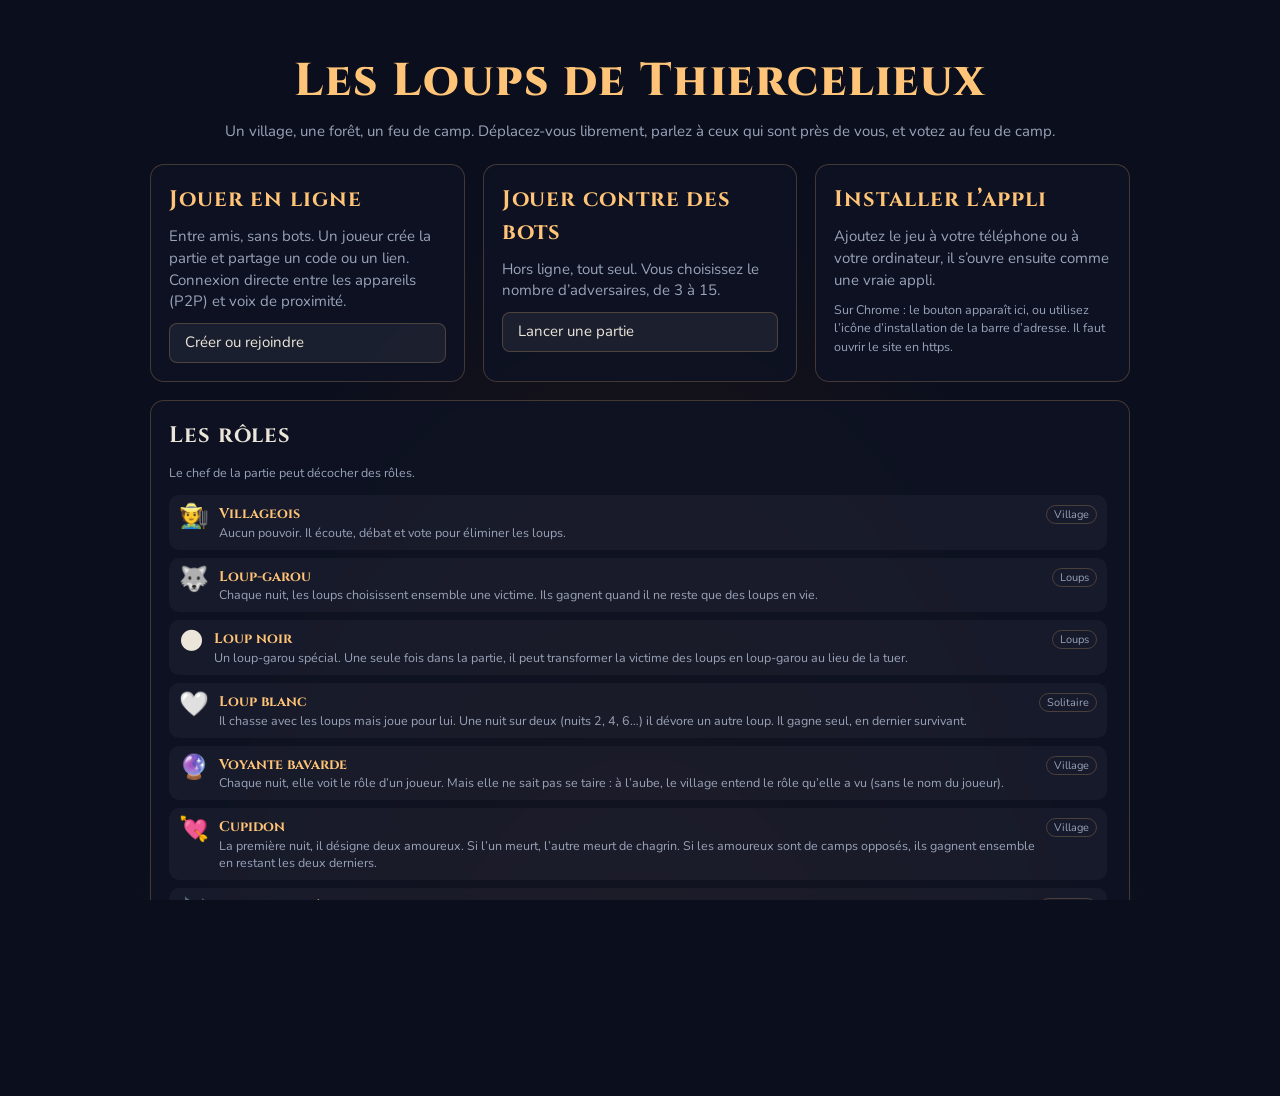
<file: index.html>
<!doctype html>
<html lang="fr"><head><meta charset="utf-8">
<meta name="viewport" content="width=device-width,initial-scale=1,viewport-fit=cover">
<title>Les Loups de Thiercelieux</title>
<meta name="theme-color" content="#0b0f1d">
<link rel="manifest" href="manifest.webmanifest">
<link rel="icon" href="icons/icon-192.png">
<link rel="apple-touch-icon" href="icons/icon-192.png">
<meta name="apple-mobile-web-app-capable" content="yes">
<meta name="mobile-web-app-capable" content="yes">
<link rel="stylesheet" href="https://fonts.googleapis.com/css2?family=Cinzel:wght@600;800&family=Nunito:wght@400;600;700&display=swap">
<link rel="stylesheet" href="style.css">
</head><body style="overflow:auto">
<div id="lobby" style="position:static;min-height:100%"><div class="hero" style="max-width:980px;margin:0 auto 18px;padding-top:24px"><h1>Les Loups de Thiercelieux</h1><p>Un village, une forêt, un feu de camp. Déplacez-vous librement, parlez à ceux qui sont près de vous, et votez au feu de camp.</p></div>
<div class="menu">
 <div class="card"><h2>Jouer en ligne</h2><p>Entre amis, sans bots. Un joueur crée la partie et partage un code ou un lien. Connexion directe entre les appareils (P2P) et voix de proximité.</p><a class="btn main" href="online.html">Créer ou rejoindre</a></div>
 <div class="card"><h2>Jouer contre des bots</h2><p>Hors ligne, tout seul. Vous choisissez le nombre d’adversaires, de 3 à 15.</p><a class="btn main" href="bots.html">Lancer une partie</a></div>
 <div class="card"><h2>Installer l’appli</h2><p>Ajoutez le jeu à votre téléphone ou à votre ordinateur, il s’ouvre ensuite comme une vraie appli.</p><button class="main" id="binstall" hidden>Installer l’appli</button><p class="hint" id="ihint"></p></div>
</div>
<div style="max-width:980px;margin:18px auto 0"><div class="card"><h2>Les rôles</h2><p class="hint" id="rolehint">Le chef de la partie peut décocher des rôles.</p><div class="roles" id="roles"></div></div></div></div>
<script src="roles.js"></script>
<script>
if('serviceWorker' in navigator&&location.protocol.startsWith('http'))navigator.serviceWorker.register('sw.js').catch(()=>{});
let dip=null;const bi=document.getElementById('binstall'),ih=document.getElementById('ihint');
addEventListener('beforeinstallprompt',e=>{e.preventDefault();dip=e;bi.hidden=false;ih.textContent='';});
bi.onclick=async()=>{if(!dip)return;dip.prompt();await dip.userChoice;dip=null;bi.hidden=true;};
addEventListener('appinstalled',()=>{bi.hidden=true;ih.textContent='Appli installée.';});
const ios=/iphone|ipad|ipod/i.test(navigator.userAgent),std=matchMedia('(display-mode: standalone)').matches;
ih.textContent=std?'Vous utilisez déjà l’appli installée.':ios?'Sur iPhone et iPad : touchez Partager, puis « Sur l’écran d’accueil ».':'Sur Chrome : le bouton apparaît ici, ou utilisez l’icône d’installation de la barre d’adresse. Il faut ouvrir le site en https.';
</script></body></html>
</file>
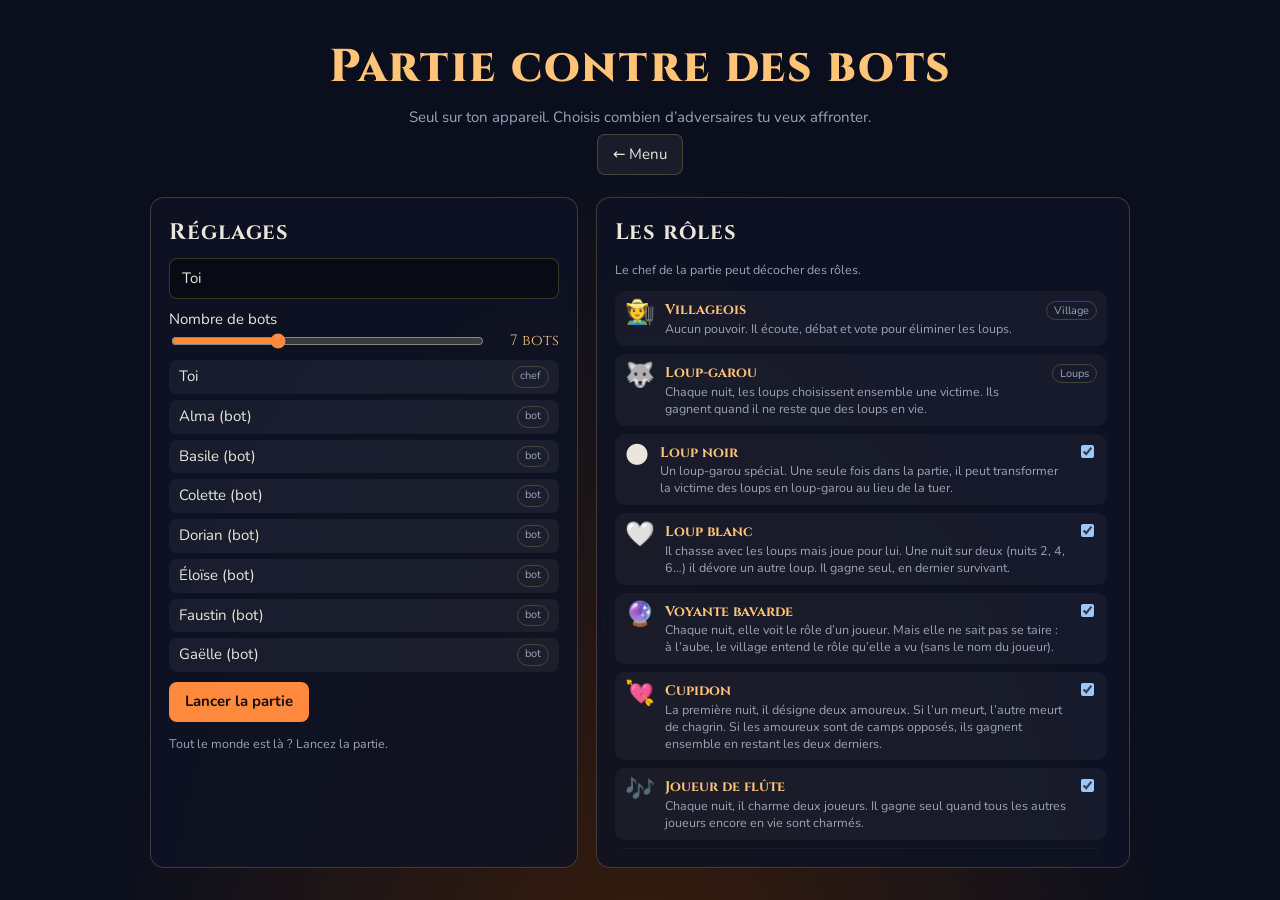
<file: bots.html>
<!doctype html>
<html lang="fr"><head><meta charset="utf-8">
<meta name="viewport" content="width=device-width,initial-scale=1,viewport-fit=cover">
<title>Parties contre des bots</title>
<meta name="theme-color" content="#0b0f1d">
<link rel="manifest" href="manifest.webmanifest">
<link rel="icon" href="icons/icon-192.png">
<link rel="apple-touch-icon" href="icons/icon-192.png">
<meta name="apple-mobile-web-app-capable" content="yes">
<meta name="mobile-web-app-capable" content="yes">
<link rel="stylesheet" href="https://fonts.googleapis.com/css2?family=Cinzel:wght@600;800&family=Nunito:wght@400;600;700&display=swap">
<link rel="stylesheet" href="style.css">
</head><body>
<div id="lobby"><div class="wrap">
 <div class="hero"><h1>Partie contre des bots</h1><p>Seul sur ton appareil. Choisis combien d’adversaires tu veux affronter.</p><p><a class="btn" href="index.html">← Menu</a></p></div>
 <div class="card" id="join">
  <h2>Réglages</h2>
  <div class="row"><input id="name" type="text" maxlength="14" placeholder="Votre prénom" aria-label="Prénom" value="Toi"></div>
  <label for="nbots">Nombre de bots</label>
  <div class="range"><input id="nbots" type="range" min="3" max="15" value="7"><span id="nlabel">7 bots</span></div>
  <div id="jstat" class="hint"></div>
  <div id="room">
   <ul id="plist"></ul>
   <div class="row"><button class="main" id="bstart">Lancer la partie</button></div>
   <p class="hint" id="hostnote"></p>
  </div>
 </div>
 <div class="card"><h2>Les rôles</h2><p class="hint" id="rolehint">Le chef de la partie peut décocher des rôles.</p><div class="roles" id="roles"></div></div>
</div></div>
<canvas id="c"></canvas>
<div id="hud" hidden>
 <div id="top"><div id="phase"></div><div id="timer"></div></div>
 <div id="left"><div id="log"></div></div>
 <div id="right"><a class="btn" href="index.html">Menu</a><button id="brole">Mon rôle</button><button id="bmic">Micro : …</button><div id="roster"></div></div>
 <canvas id="mini" width="336" height="232"></canvas>
 <div id="panel" hidden><h3 id="ptitle"></h3><p id="psub"></p><div id="opts"></div><div class="row"><button class="main" id="pok">Valider</button><button id="pskip">Passer</button></div></div>
</div>
<div class="modal" id="rolecard" hidden><div class="card"><div class="ico" id="rci"></div><h2 id="rcn"></h2><p id="rcd"></p><p class="hint" id="rcx"></p><button class="main" id="rcclose">Compris</button></div></div>
<div class="modal" id="endcard" hidden><div class="card"><h2 id="endt"></h2><p id="endd"></p><p class="hint" id="endr"></p><div class="row" style="justify-content:center"><button class="main" onclick="location.reload()">Rejouer</button><a class="btn" href="index.html">Menu</a></div></div></div>
<script>window.MODE="bots"</script>
<script src="game.js"></script></body></html>
</file>
<file: style.css>
/* Concept : plein écran 3D, interface en verre fumé, braise orange sur nuit bleu encre */
:root{--bg:#0b0f1d;--panel:rgba(14,19,36,.82);--line:rgba(255,190,120,.22);--fg:#ece6da;--mute:#9aa3b8;--ember:#ff8a3d;--ember2:#ffc477;--bad:#e5574f;--ok:#6cc58a;--title:'Cinzel',Georgia,serif;--body:'Nunito',system-ui,sans-serif;color-scheme:dark}
*{box-sizing:border-box}
[hidden]{display:none!important}
html,body{margin:0;height:100%;background:var(--bg);color:var(--fg);font:15px/1.45 var(--body);overflow:hidden}
canvas#c{position:fixed;inset:0;width:100%;height:100%;display:block}
h1,h2,h3{font-family:var(--title);margin:0;letter-spacing:.04em}
button{font:inherit;cursor:pointer;border:1px solid var(--line);background:rgba(255,255,255,.06);color:var(--fg);padding:.55em 1em;border-radius:8px}
button:hover{background:rgba(255,138,61,.18)}
button:focus-visible,input:focus-visible{outline:2px solid var(--ember2);outline-offset:2px}
button.main{background:var(--ember);color:#1b0f05;border-color:transparent;font-weight:700}
button.main:hover{background:var(--ember2)}
button:disabled{opacity:.4;cursor:default}
input[type=text]{font:inherit;background:rgba(0,0,0,.35);border:1px solid var(--line);color:var(--fg);padding:.55em .8em;border-radius:8px;min-width:0}
#lobby{position:fixed;inset:0;overflow:auto;padding:24px max(16px,env(safe-area-inset-left,0px));background:radial-gradient(ellipse at 50% 120%,#3a1d0b 0,#0b0f1d 60%)}
.wrap{max-width:980px;margin:0 auto;display:grid;gap:18px;grid-template-columns:minmax(0,1fr) minmax(0,1.25fr)}
@media(max-width:760px){.wrap{grid-template-columns:minmax(0,1fr)}}
.card{background:var(--panel);border:1px solid var(--line);border-radius:14px;padding:18px;backdrop-filter:blur(6px)}
.hero{grid-column:1/-1;text-align:center;padding:10px 0 4px}
.hero h1{font-size:clamp(26px,5vw,46px);color:var(--ember2);font-weight:800}
.hero p{color:var(--mute);margin:.4em 0 0}
.row{display:flex;gap:8px;flex-wrap:wrap;align-items:center;margin:10px 0}
.row>input{flex:1}
#plist{list-style:none;margin:8px 0;padding:0;display:grid;gap:6px}
#plist li{display:flex;justify-content:space-between;gap:8px;padding:6px 10px;background:rgba(255,255,255,.05);border-radius:8px}
.code{font-family:var(--title);font-size:26px;color:var(--ember2);letter-spacing:.15em}
.roles{display:grid;gap:8px;max-height:62vh;overflow:auto;padding-right:4px}
.role{display:grid;grid-template-columns:auto minmax(0,1fr) auto;gap:10px;align-items:start;padding:8px 10px;border-radius:10px;background:rgba(255,255,255,.04)}
.role b{font-family:var(--title);font-size:14px;color:var(--ember2)}
.role small{display:block;color:var(--mute);line-height:1.35}
.ico{font-size:24px;line-height:1.1}
.tag{font-size:11px;padding:1px 7px;border-radius:99px;border:1px solid var(--line);color:var(--mute);white-space:nowrap}
#hud{position:fixed;inset:0;pointer-events:none}
#hud>*{pointer-events:auto}
#top{position:absolute;top:max(10px,env(safe-area-inset-top,0px));left:50%;transform:translateX(-50%);text-align:center;background:var(--panel);border:1px solid var(--line);border-radius:12px;padding:8px 18px;min-width:230px}
#phase{font-family:var(--title);font-size:18px;color:var(--ember2)}
#timer{color:var(--mute);font-variant-numeric:tabular-nums}
#left{position:absolute;left:12px;bottom:12px;display:grid;gap:8px;width:min(340px,calc(100vw - 24px))}
#log{max-height:32vh;overflow:auto;background:var(--panel);border:1px solid var(--line);border-radius:12px;padding:10px 12px;font-size:13.5px}
#log p{margin:0 0 5px}
#log .p{color:var(--ember2)}#log .d{color:var(--bad)}#log .s{color:var(--mute)}
#right{position:absolute;right:12px;top:12px;display:grid;gap:8px;justify-items:end}
#roster{background:var(--panel);border:1px solid var(--line);border-radius:12px;padding:8px 10px;font-size:13px;max-width:210px}
#roster div{display:flex;gap:6px;align-items:center;white-space:nowrap}
#roster .dead{opacity:.45;text-decoration:line-through}
.dot{width:8px;height:8px;border-radius:50%;background:var(--mute)}.dot.on{background:var(--ok)}
#panel{position:absolute;left:50%;bottom:14px;transform:translateX(-50%);width:min(560px,calc(100vw - 24px));background:var(--panel);border:1px solid var(--ember);border-radius:14px;padding:14px}
#panel h3{font-size:16px;color:var(--ember2);margin-bottom:4px}
#panel p{margin:0 0 8px;color:var(--mute);font-size:13.5px}
#opts{display:flex;flex-wrap:wrap;gap:6px;margin-bottom:8px}
#opts button.sel{background:var(--ember);color:#1b0f05;font-weight:700}
.modal{position:fixed;inset:0;display:grid;place-items:center;background:rgba(0,0,0,.6);padding:16px;z-index:5}
.modal .card{max-width:440px;width:100%;text-align:center}
.modal .ico{font-size:56px}
.hint{color:var(--mute);font-size:12.5px}

canvas#c{z-index:0}#hud{z-index:2}#lobby{z-index:3}
a.btn{display:inline-block;text-decoration:none;font:inherit;border:1px solid var(--line);background:rgba(255,255,255,.06);color:var(--fg);padding:.55em 1em;border-radius:8px}
a.btn:hover{background:rgba(255,138,61,.18)}
#mini{position:absolute;right:12px;bottom:12px;width:168px;height:116px;border:1px solid var(--line);border-radius:8px;background:rgba(0,0,0,.3)}
#right{top:12px}
#log{max-height:30vh}
.menu{max-width:980px;margin:0 auto;display:grid;gap:18px;grid-template-columns:repeat(auto-fit,minmax(min(100%,300px),1fr))}
.menu .card{display:grid;gap:10px;align-content:start}
.menu h2{color:var(--ember2)}
.menu p{margin:0;color:var(--mute)}
.range{display:flex;gap:10px;align-items:center}
.range input{flex:1;accent-color:var(--ember)}
#nlabel{font-family:var(--title);color:var(--ember2);min-width:7ch;text-align:right}
@media(max-width:700px){#mini{width:120px;height:83px;bottom:auto;top:calc(100% - 95px)}#left{width:min(260px,calc(100vw - 150px))}#log{max-height:22vh;font-size:12.5px}#right{top:8px;right:8px}}
</file>
